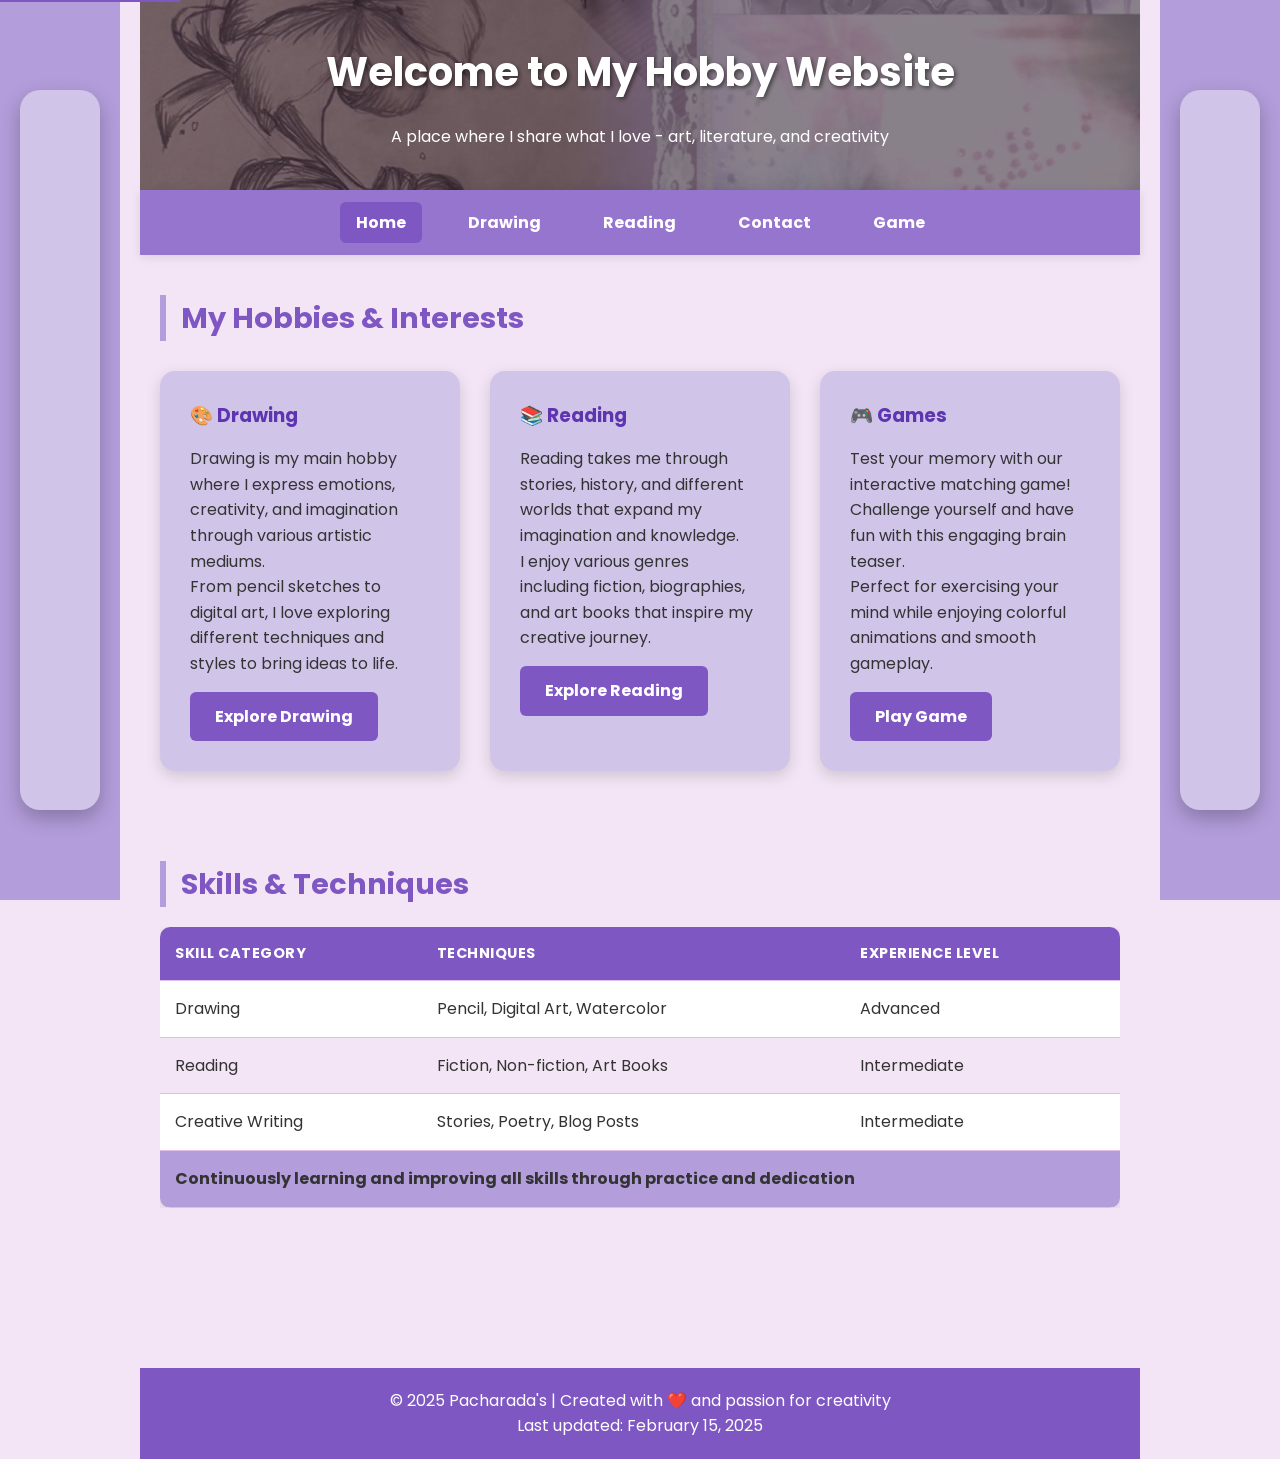
<file: index.html>
<!DOCTYPE html>
<html lang="en">
<head>
    <meta charset="UTF-8">
    <meta name="viewport" content="width=device-width, initial-scale=1.0">
    <meta name="description" content="Pacharada's hobby website featuring drawing, reading, and interactive games">
    <meta name="keywords" content="hobby, drawing, reading, art, creativity, games">
    <meta name="author" content="Pacharada">
    <title>My Hobby Website - Drawing, Reading & Games</title>
    <link rel="stylesheet" href="styles.css">
    <link rel="preconnect" href="https://fonts.googleapis.com">
    <link rel="preconnect" href="https://fonts.gstatic.com" crossorigin>
    <link href="https://fonts.googleapis.com/css2?family=Poppins:wght@300;400;600;700&display=swap" rel="stylesheet">
</head>
<body>

<a href="#main-content" class="skip-link">Skip to main content</a>

<!-- Side Decorations -->
<aside class="side left" aria-hidden="true">
    <div class="decor-box"></div>
</aside>
<aside class="side right" aria-hidden="true">
    <div class="decor-box"></div>
</aside>

<div class="main">
<header role="banner">
    <h1>Welcome to My Hobby Website</h1>
    <p>A place where I share what I love - art, literature, and creativity</p>
</header>

<nav role="navigation" aria-label="Main navigation">
    <a href="index.html" class="active" aria-current="page">Home</a>
    <a href="hobby.html">Drawing</a>
    <a href="hobby2.html">Reading</a>
    <a href="contact.html">Contact</a>
    <a href="game.html">Game</a>
</nav>

<main id="main-content" role="main">
    <section aria-labelledby="hobbies-heading">
        <h2 id="hobbies-heading">My Hobbies & Interests</h2>
        
        <div class="hobby-grid">
            <article class="card">
                <h3>🎨 Drawing</h3>
                <p>Drawing is my main hobby where I express emotions, creativity, and imagination through various artistic mediums.</p>
                <p>From pencil sketches to digital art, I love exploring different techniques and styles to bring ideas to life.</p>
                <a class="btn" href="hobby.html">Explore Drawing</a>
            </article>

            <article class="card">
                <h3>📚 Reading</h3>
                <p>Reading takes me through stories, history, and different worlds that expand my imagination and knowledge.</p>
                <p>I enjoy various genres including fiction, biographies, and art books that inspire my creative journey.</p>
                <a class="btn" href="hobby2.html">Explore Reading</a>
            </article>

            <article class="card">
                <h3>🎮 Games</h3>
                <p>Test your memory with our interactive matching game! Challenge yourself and have fun with this engaging brain teaser.</p>
                <p>Perfect for exercising your mind while enjoying colorful animations and smooth gameplay.</p>
                <a class="btn" href="game.html">Play Game</a>
            </article>
        </div>
    </section>

    <!-- <section aria-labelledby="featured-heading">
        <h2 id="featured-heading">Featured Works</h2>
        
        <div class="multimedia-container">
            <div class="media-item">
                <img src="/Img/img7.jpg" alt="Artistic background image with purple and blue tones" loading="lazy">
                <div class="media-caption">
                    <h3>Creative Background</h3>
                    <p>A beautiful blend of colors that inspires creativity and imagination in all my artistic endeavors.</p>
                </div>
            </div>
            
            <div class="media-item">
                <img src="/Img/minato.jpg" alt="Character artwork featuring Minato" loading="lazy">
                <div class="media-caption">
                    <h3>Character Art</h3>
                    <p>One of my favorite character designs showcasing attention to detail and emotional expression.</p>
                </div>
            </div>
        </div>
    </section> -->

    <section aria-labelledby="skills-heading">
        <h2 id="skills-heading">Skills & Techniques</h2>
        
        <div class="table-container">
            <table>
                <thead>
                    <tr>
                        <th scope="col">Skill Category</th>
                        <th scope="col">Techniques</th>
                        <th scope="col">Experience Level</th>
                    </tr>
                </thead>
                <tbody>
                    <tr>
                        <td>Drawing</td>
                        <td>Pencil, Digital Art, Watercolor</td>
                        <td>Advanced</td>
                    </tr>
                    <tr>
                        <td>Reading</td>
                        <td>Fiction, Non-fiction, Art Books</td>
                        <td>Intermediate</td>
                    </tr>
                    <tr>
                        <td>Creative Writing</td>
                        <td>Stories, Poetry, Blog Posts</td>
                        <td>Intermediate</td>
                    </tr>
                </tbody>
                <tfoot>
                    <tr>
                        <td colspan="3">Continuously learning and improving all skills through practice and dedication</td>
                    </tr>
                </tfoot>
            </table>
        </div>
    </section>
</main>

<footer role="contentinfo">
    <p>&copy; 2025 Pacharada's | Created with ❤️ and passion for creativity</p>
    <p>Last updated: <time datetime="2025-02-15">February 15, 2025</time></p>
</footer>
</div>

<script src="page-transitions.js"></script>
<script src="game.js"></script>
</body>
</html>
</file>
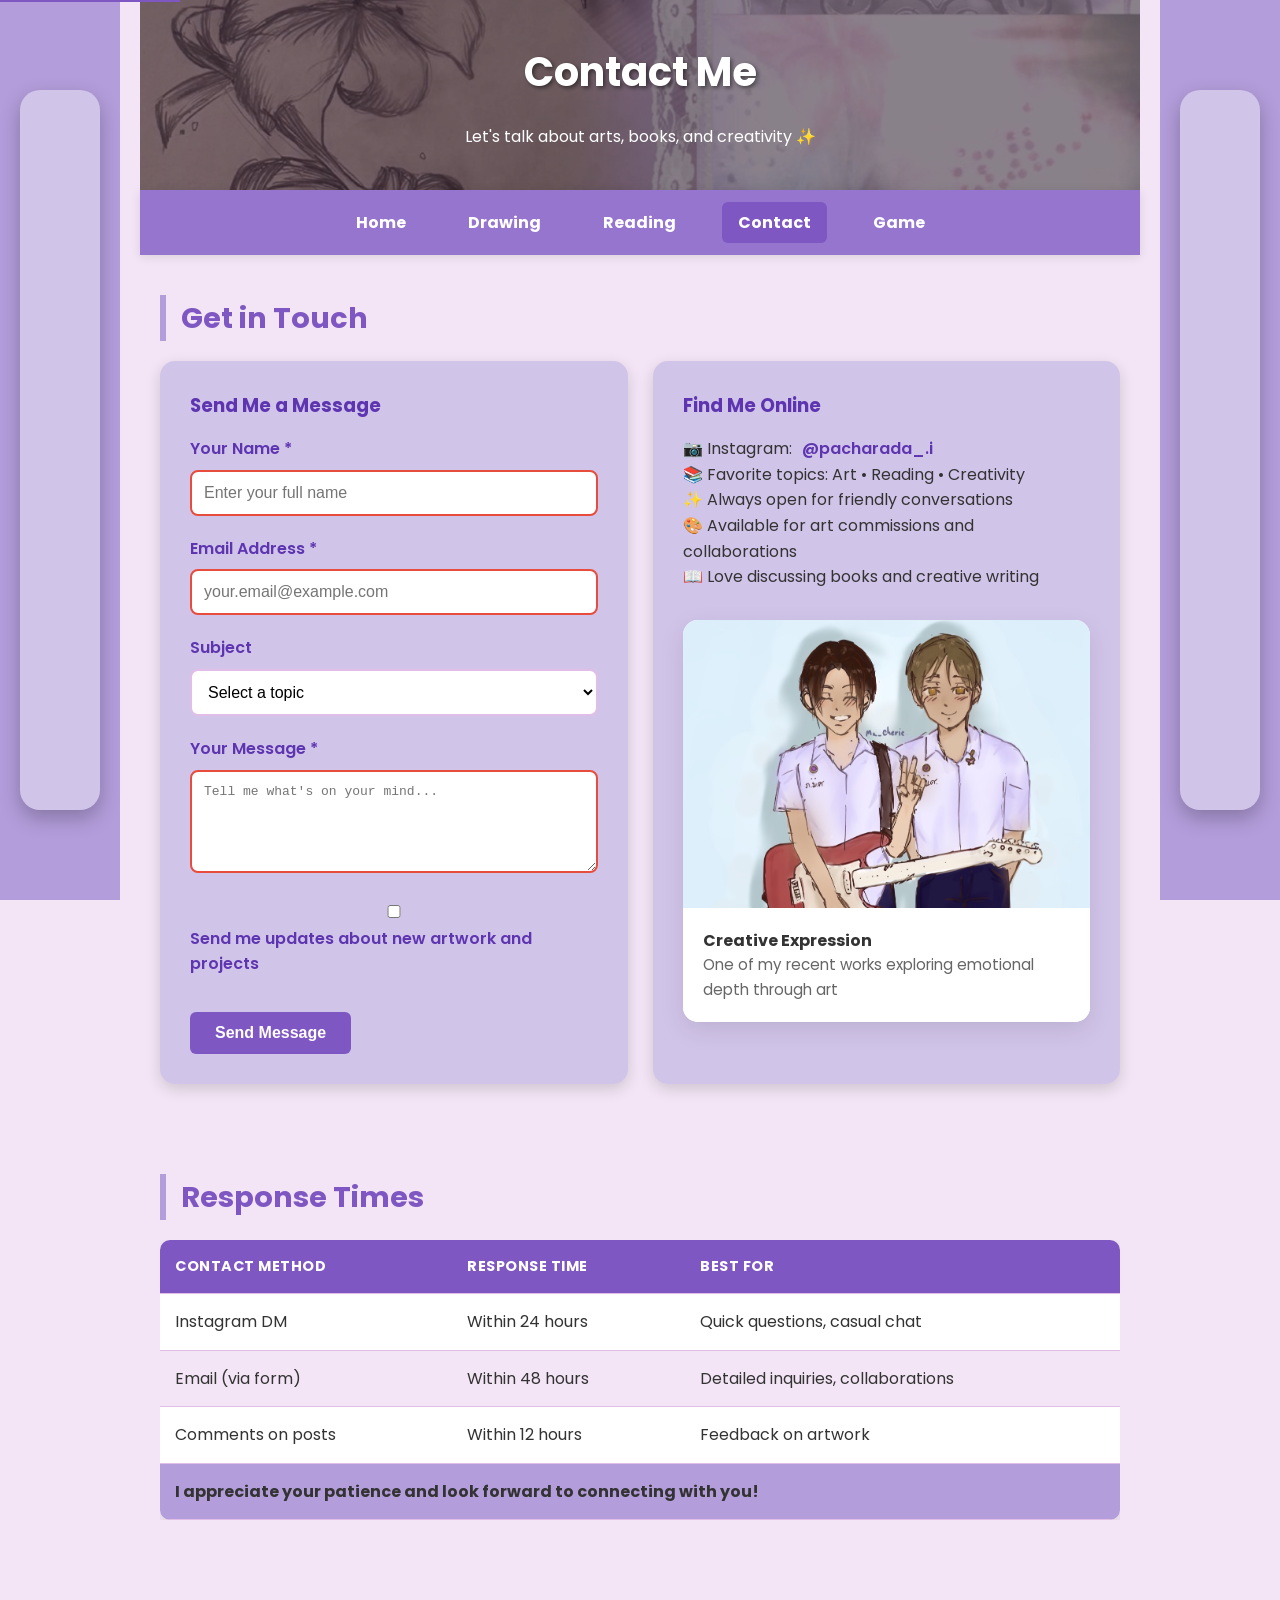
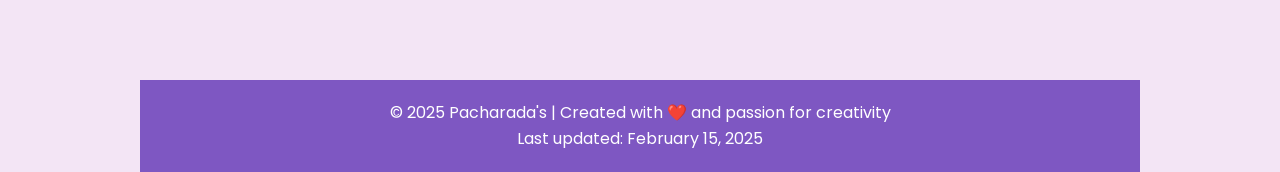
<file: contact.html>
<!DOCTYPE html>
<html lang="en">
<head>
    <meta charset="UTF-8">
    <meta name="viewport" content="width=device-width, initial-scale=1.0">
    <meta name="description" content="Contact Pacharada - Get in touch for discussions about art, reading, and creativity">
    <meta name="keywords" content="contact, art, reading, creativity, collaboration">
    <meta name="author" content="Pacharada">
    <title>Contact Me - Pacharada's Hobby Website</title>
    <link rel="stylesheet" href="styles.css">
    <link rel="preconnect" href="https://fonts.googleapis.com">
    <link rel="preconnect" href="https://fonts.gstatic.com" crossorigin>
    <link href="https://fonts.googleapis.com/css2?family=Poppins:wght@300;400;600;700&display=swap" rel="stylesheet">
</head>
<body>

<a href="#main-content" class="skip-link">Skip to main content</a>

<!-- Side Decorations -->
<aside class="side left" aria-hidden="true">
    <div class="decor-box"></div>
</aside>
<aside class="side right" aria-hidden="true">
    <div class="decor-box"></div>
</aside>

<div class="main">

<header role="banner">
    <h1>Contact Me</h1>
    <p>Let's talk about arts, books, and creativity ✨</p>
</header>

<nav role="navigation" aria-label="Main navigation">
    <a href="index.html">Home</a>
    <a href="hobby.html">Drawing</a>
    <a href="hobby2.html">Reading</a>
    <a href="contact.html" class="active" aria-current="page">Contact</a>
    <a href="game.html">Game</a>
</nav>

<main id="main-content" role="main">
    <section aria-labelledby="contact-heading">
        <h2 id="contact-heading">Get in Touch</h2>
        
        <div class="contact-grid">
            <article class="card">
                <h3>Send Me a Message</h3>
                <form id="contact-form" novalidate>
                    <div class="form-group">
                        <label for="name">Your Name *</label>
                        <input 
                            type="text" 
                            id="name" 
                            name="name" 
                            required 
                            placeholder="Enter your full name"
                            aria-describedby="name-error"
                            pattern="[A-Za-z\s]{2,50}"
                            title="Please enter a valid name (2-50 characters, letters only)"
                        >
                        <div id="name-error" class="error-message" role="alert"></div>
                    </div>
                    
                    <div class="form-group">
                        <label for="email">Email Address *</label>
                        <input 
                            type="email" 
                            id="email" 
                            name="email" 
                            required 
                            placeholder="your.email@example.com"
                            aria-describedby="email-error"
                            title="Please enter a valid email address"
                        >
                        <div id="email-error" class="error-message" role="alert"></div>
                    </div>
                    
                    <div class="form-group">
                        <label for="subject">Subject</label>
                        <select id="subject" name="subject" aria-describedby="subject-error">
                            <option value="">Select a topic</option>
                            <option value="art">Art & Drawing</option>
                            <option value="reading">Books & Reading</option>
                            <option value="collaboration">Collaboration</option>
                            <option value="general">General Inquiry</option>
                        </select>
                        <div id="subject-error" class="error-message" role="alert"></div>
                    </div>
                    
                    <div class="form-group">
                        <label for="message">Your Message *</label>
                        <textarea 
                            id="message" 
                            name="message" 
                            rows="5" 
                            required 
                            placeholder="Tell me what's on your mind..."
                            aria-describedby="message-error"
                            minlength="10"
                            maxlength="500"
                            title="Please enter a message between 10-500 characters"
                        ></textarea>
                        <div id="message-error" class="error-message" role="alert"></div>
                    </div>
                    
                    <div class="form-group">
                        <label for="newsletter">
                            <input type="checkbox" id="newsletter" name="newsletter">
                            Send me updates about new artwork and projects
                        </label>
                    </div>
                    
                    <button type="submit" class="btn">Send Message</button>
                </form>
            </article>

            <article class="card">
                <h3>Find Me Online</h3>
                <div class="contact-info">
                    <p>📷 Instagram: 
                        <a href="https://www.instagram.com/pacharada_.i" target="_blank" rel="noopener noreferrer" class="social-link">
                            @pacharada_.i
                        </a>
                    </p>
                    <p>📚 Favorite topics: Art • Reading • Creativity</p>
                    <p>✨ Always open for friendly conversations</p>
                    <p>🎨 Available for art commissions and collaborations</p>
                    <p>📖 Love discussing books and creative writing</p>
                </div>
                
                <div class="multimedia-container">
                    <div class="media-item">
                        <img src="/Img/tee-saitan.jpeg" alt="Artistic portrait showcasing creative expression" loading="lazy">
                        <div class="media-caption">
                            <h4>Creative Expression</h4>
                            <p>One of my recent works exploring emotional depth through art</p>
                        </div>
                    </div>
                </div>
            </article>
        </div>
    </section>

    <section aria-labelledby="response-heading">
        <h2 id="response-heading">Response Times</h2>
        
        <div class="table-container">
            <table>
                <thead>
                    <tr>
                        <th scope="col">Contact Method</th>
                        <th scope="col">Response Time</th>
                        <th scope="col">Best For</th>
                    </tr>
                </thead>
                <tbody>
                    <tr>
                        <td>Instagram DM</td>
                        <td>Within 24 hours</td>
                        <td>Quick questions, casual chat</td>
                    </tr>
                    <tr>
                        <td>Email (via form)</td>
                        <td>Within 48 hours</td>
                        <td>Detailed inquiries, collaborations</td>
                    </tr>
                    <tr>
                        <td>Comments on posts</td>
                        <td>Within 12 hours</td>
                        <td>Feedback on artwork</td>
                    </tr>
                </tbody>
                <tfoot>
                    <tr>
                        <td colspan="3">I appreciate your patience and look forward to connecting with you!</td>
                    </tr>
                </tfoot>
            </table>
        </div>
    </section>
</main>

<footer role="contentinfo">
    <p>&copy; 2025 Pacharada's | Created with ❤️ and passion for creativity</p>
    <p>Last updated: <time datetime="2025-02-15">February 15, 2025</time></p>
</footer>

</div>

<script>
// Form validation and interaction
document.getElementById('contact-form').addEventListener('submit', function(e) {
    e.preventDefault();
    
    // Clear previous errors
    document.querySelectorAll('.error-message').forEach(error => {
        error.textContent = '';
        error.style.display = 'none';
    });
    
    let isValid = true;
    
    // Validate name
    const name = document.getElementById('name');
    const nameError = document.getElementById('name-error');
    if (!name.value.trim() || name.value.length < 2) {
        nameError.textContent = 'Please enter your name (at least 2 characters)';
        nameError.style.display = 'block';
        isValid = false;
    } else if (!/^[A-Za-z\s]+$/.test(name.value)) {
        nameError.textContent = 'Name should only contain letters and spaces';
        nameError.style.display = 'block';
        isValid = false;
    }
    
    // Validate email
    const email = document.getElementById('email');
    const emailError = document.getElementById('email-error');
    const emailPattern = /^[^\s@]+@[^\s@]+\.[^\s@]+$/;
    if (!email.value.trim() || !emailPattern.test(email.value)) {
        emailError.textContent = 'Please enter a valid email address';
        emailError.style.display = 'block';
        isValid = false;
    }
    
    // Validate message
    const message = document.getElementById('message');
    const messageError = document.getElementById('message-error');
    if (!message.value.trim() || message.value.length < 10) {
        messageError.textContent = 'Please enter a message (at least 10 characters)';
        messageError.style.display = 'block';
        isValid = false;
    } else if (message.value.length > 500) {
        messageError.textContent = 'Message should be less than 500 characters';
        messageError.style.display = 'block';
        isValid = false;
    }
    
    if (isValid) {
        // Show success message
        const successMessage = document.createElement('div');
        successMessage.className = 'game-message success';
        successMessage.textContent = 'Thank you for your message! I\'ll get back to you soon.';
        successMessage.style.marginTop = '20px';
        
        const form = document.getElementById('contact-form');
        form.appendChild(successMessage);
        
        // Reset form after 3 seconds
        setTimeout(() => {
            form.reset();
            successMessage.remove();
        }, 3000);
    }
});

// Real-time validation feedback
document.getElementById('name').addEventListener('input', function() {
    const nameError = document.getElementById('name-error');
    if (this.value.length >= 2 && /^[A-Za-z\s]+$/.test(this.value)) {
        nameError.textContent = '';
        nameError.style.display = 'none';
    }
});

document.getElementById('email').addEventListener('input', function() {
    const emailError = document.getElementById('email-error');
    const emailPattern = /^[^\s@]+@[^\s@]+\.[^\s@]+$/;
    if (emailPattern.test(this.value)) {
        emailError.textContent = '';
        emailError.style.display = 'none';
    }
});

document.getElementById('message').addEventListener('input', function() {
    const messageError = document.getElementById('message-error');
    if (this.value.length >= 10 && this.value.length <= 500) {
        messageError.textContent = '';
        messageError.style.display = 'none';
    }
});
</script>

<script src="page-transitions.js"></script>

</body>
</html>
</file>
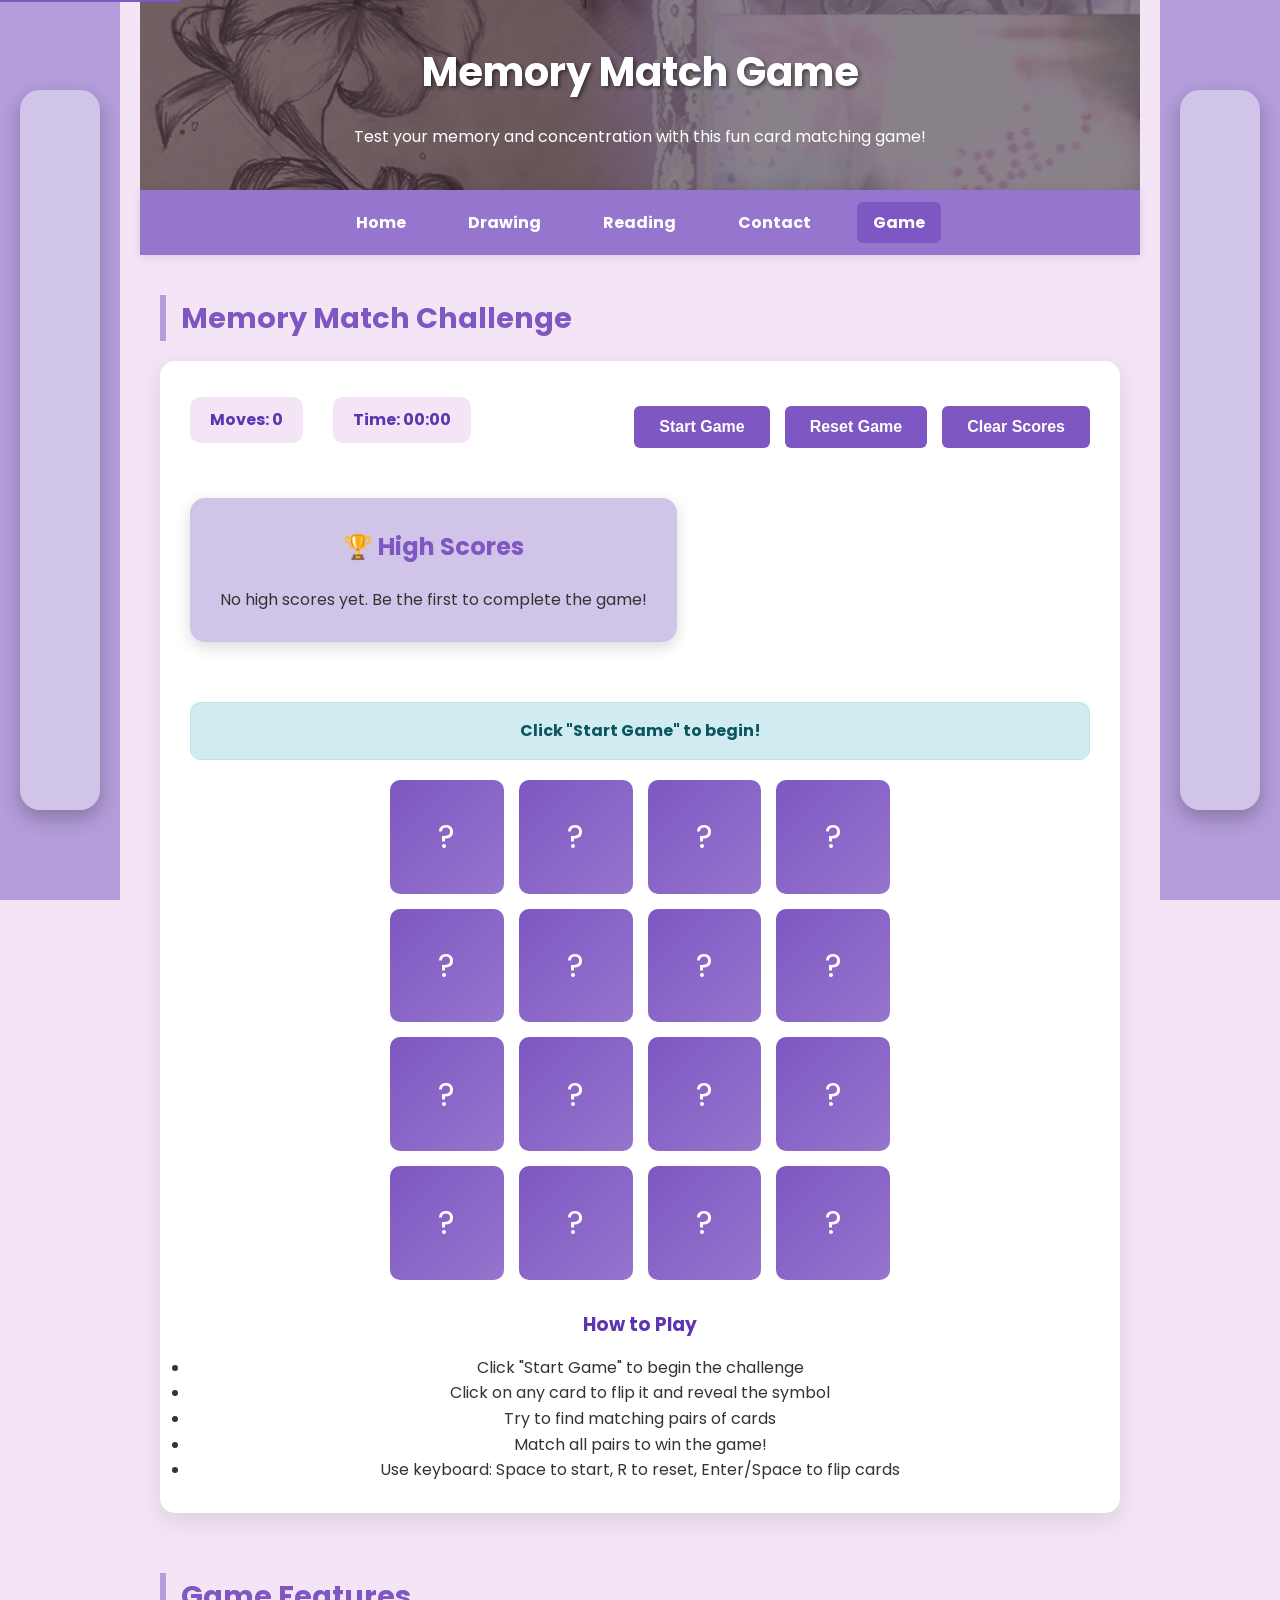
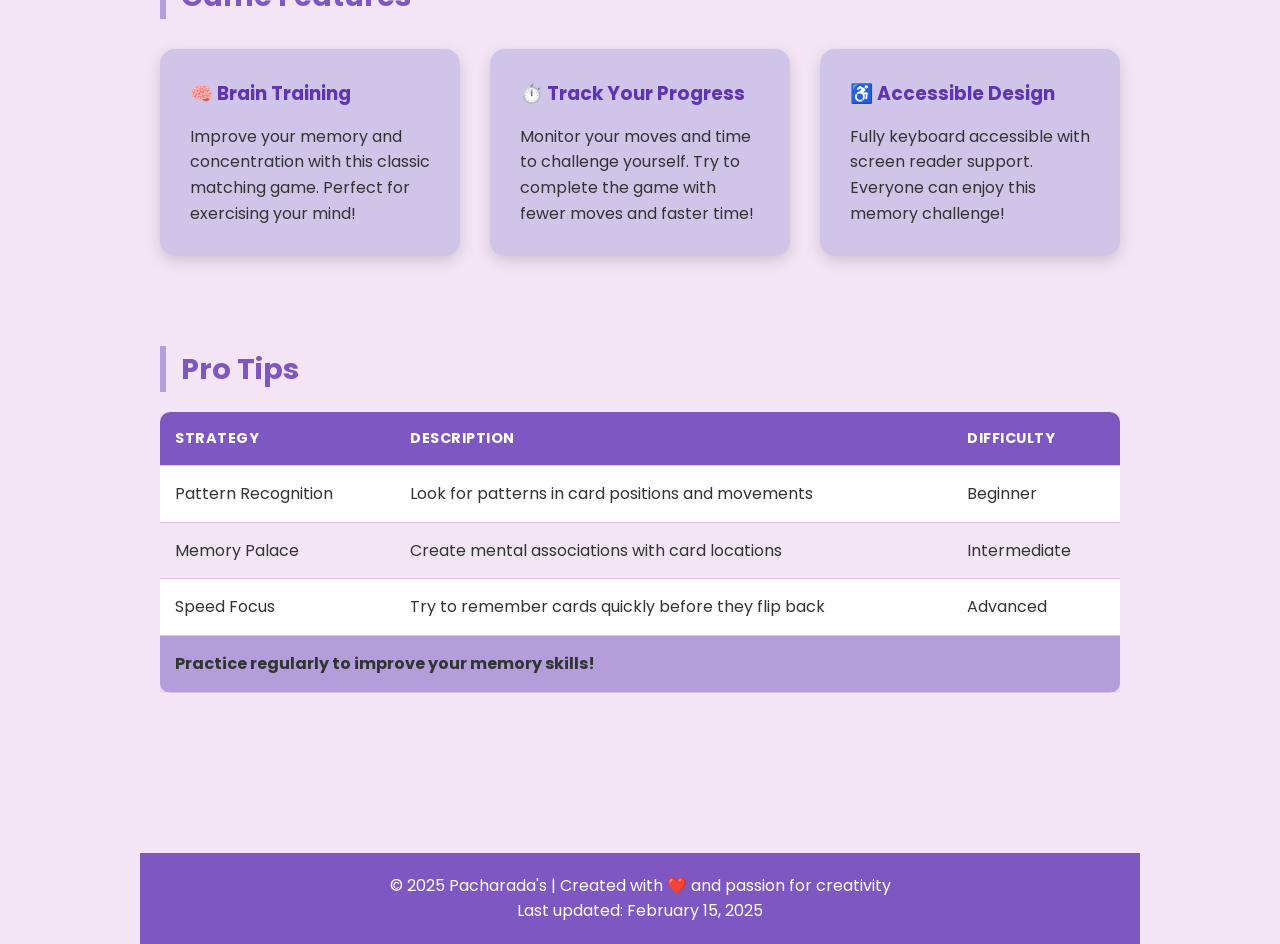
<file: game.html>
<!DOCTYPE html>
<html lang="en">
<head>
    <meta charset="UTF-8">
    <meta name="viewport" content="width=device-width, initial-scale=1.0">
    <meta name="description" content="Play Memory Match Game - Test your memory with this fun interactive card matching game">
    <meta name="keywords" content="memory game, card matching, brain game, puzzle, interactive game">
    <meta name="author" content="Pacharada">
    <title>Memory Match Game - Pacharada's Hobby Website</title>
    <link rel="stylesheet" href="styles.css">
    <link rel="preconnect" href="https://fonts.googleapis.com">
    <link rel="preconnect" href="https://fonts.gstatic.com" crossorigin>
    <link href="https://fonts.googleapis.com/css2?family=Poppins:wght@300;400;600;700&display=swap" rel="stylesheet">
</head>
<body>

<a href="#main-content" class="skip-link">Skip to main content</a>

<!-- Side Decorations -->
<aside class="side left" aria-hidden="true">
    <div class="decor-box"></div>
</aside>
<aside class="side right" aria-hidden="true">
    <div class="decor-box"></div>
</aside>

<div class="main">

<header role="banner">
    <h1>Memory Match Game</h1>
    <p>Test your memory and concentration with this fun card matching game!</p>
</header>

<nav role="navigation" aria-label="Main navigation">
    <a href="index.html">Home</a>
    <a href="hobby.html">Drawing</a>
    <a href="hobby2.html">Reading</a>
    <a href="contact.html">Contact</a>
    <a href="game.html" class="active" aria-current="page">Game</a>
</nav>

<main id="main-content" role="main">
    <section aria-labelledby="game-heading">
        <h2 id="game-heading">Memory Match Challenge</h2>
        
        <div class="game-container">
            <div class="game-header">
                <div class="game-stats">
                    <div class="stat-item">
                        <span>Moves: </span>
                        <span id="moves">0</span>
                    </div>
                    <div class="stat-item">
                        <span>Time: </span>
                        <span id="timer">00:00</span>
                    </div>
                </div>
                
                <div class="game-controls">
                    <button id="start-game" class="btn">Start Game</button>
                    <button id="reset-game" class="btn" disabled>Reset Game</button>
                    <button id="clear-scores" class="btn" onclick="memoryGame.clearHighScores()">Clear Scores</button>
                </div>
            </div>
            
            <div id="game-message" class="game-message" role="status" aria-live="polite" style="display: none;"></div>
            
            <div id="game-board" class="game-board" role="grid" aria-label="Memory game board">
                <!-- Game cards will be generated by JavaScript -->
            </div>
            
            <div class="game-instructions">
                <h3>How to Play</h3>
                <ul>
                    <li>Click "Start Game" to begin the challenge</li>
                    <li>Click on any card to flip it and reveal the symbol</li>
                    <li>Try to find matching pairs of cards</li>
                    <li>Match all pairs to win the game!</li>
                    <li>Use keyboard: Space to start, R to reset, Enter/Space to flip cards</li>
                </ul>
            </div>
        </div>
    </section>

    <section aria-labelledby="features-heading">
        <h2 id="features-heading">Game Features</h2>
        
        <div class="hobby-grid">
            <article class="card">
                <h3>🧠 Brain Training</h3>
                <p>Improve your memory and concentration with this classic matching game. Perfect for exercising your mind!</p>
            </article>
            
            <article class="card">
                <h3>⏱️ Track Your Progress</h3>
                <p>Monitor your moves and time to challenge yourself. Try to complete the game with fewer moves and faster time!</p>
            </article>
            
            <article class="card">
                <h3>♿ Accessible Design</h3>
                <p>Fully keyboard accessible with screen reader support. Everyone can enjoy this memory challenge!</p>
            </article>
        </div>
    </section>

    <section aria-labelledby="tips-heading">
        <h2 id="tips-heading">Pro Tips</h2>
        
        <div class="table-container">
            <table>
                <thead>
                    <tr>
                        <th scope="col">Strategy</th>
                        <th scope="col">Description</th>
                        <th scope="col">Difficulty</th>
                    </tr>
                </thead>
                <tbody>
                    <tr>
                        <td>Pattern Recognition</td>
                        <td>Look for patterns in card positions and movements</td>
                        <td>Beginner</td>
                    </tr>
                    <tr>
                        <td>Memory Palace</td>
                        <td>Create mental associations with card locations</td>
                        <td>Intermediate</td>
                    </tr>
                    <tr>
                        <td>Speed Focus</td>
                        <td>Try to remember cards quickly before they flip back</td>
                        <td>Advanced</td>
                    </tr>
                </tbody>
                <tfoot>
                    <tr>
                        <td colspan="3">Practice regularly to improve your memory skills!</td>
                    </tr>
                </tfoot>
            </table>
        </div>
    </section>


</main>

<footer role="contentinfo">
    <p>&copy; 2025 Pacharada's | Created with ❤️ and passion for creativity</p>
    <p>Last updated: <time datetime="2025-02-15">February 15, 2025</time></p>
</footer>

</div>

<script src="page-transitions.js"></script>
<script src="game.js"></script>

</body>
</html>
</file>
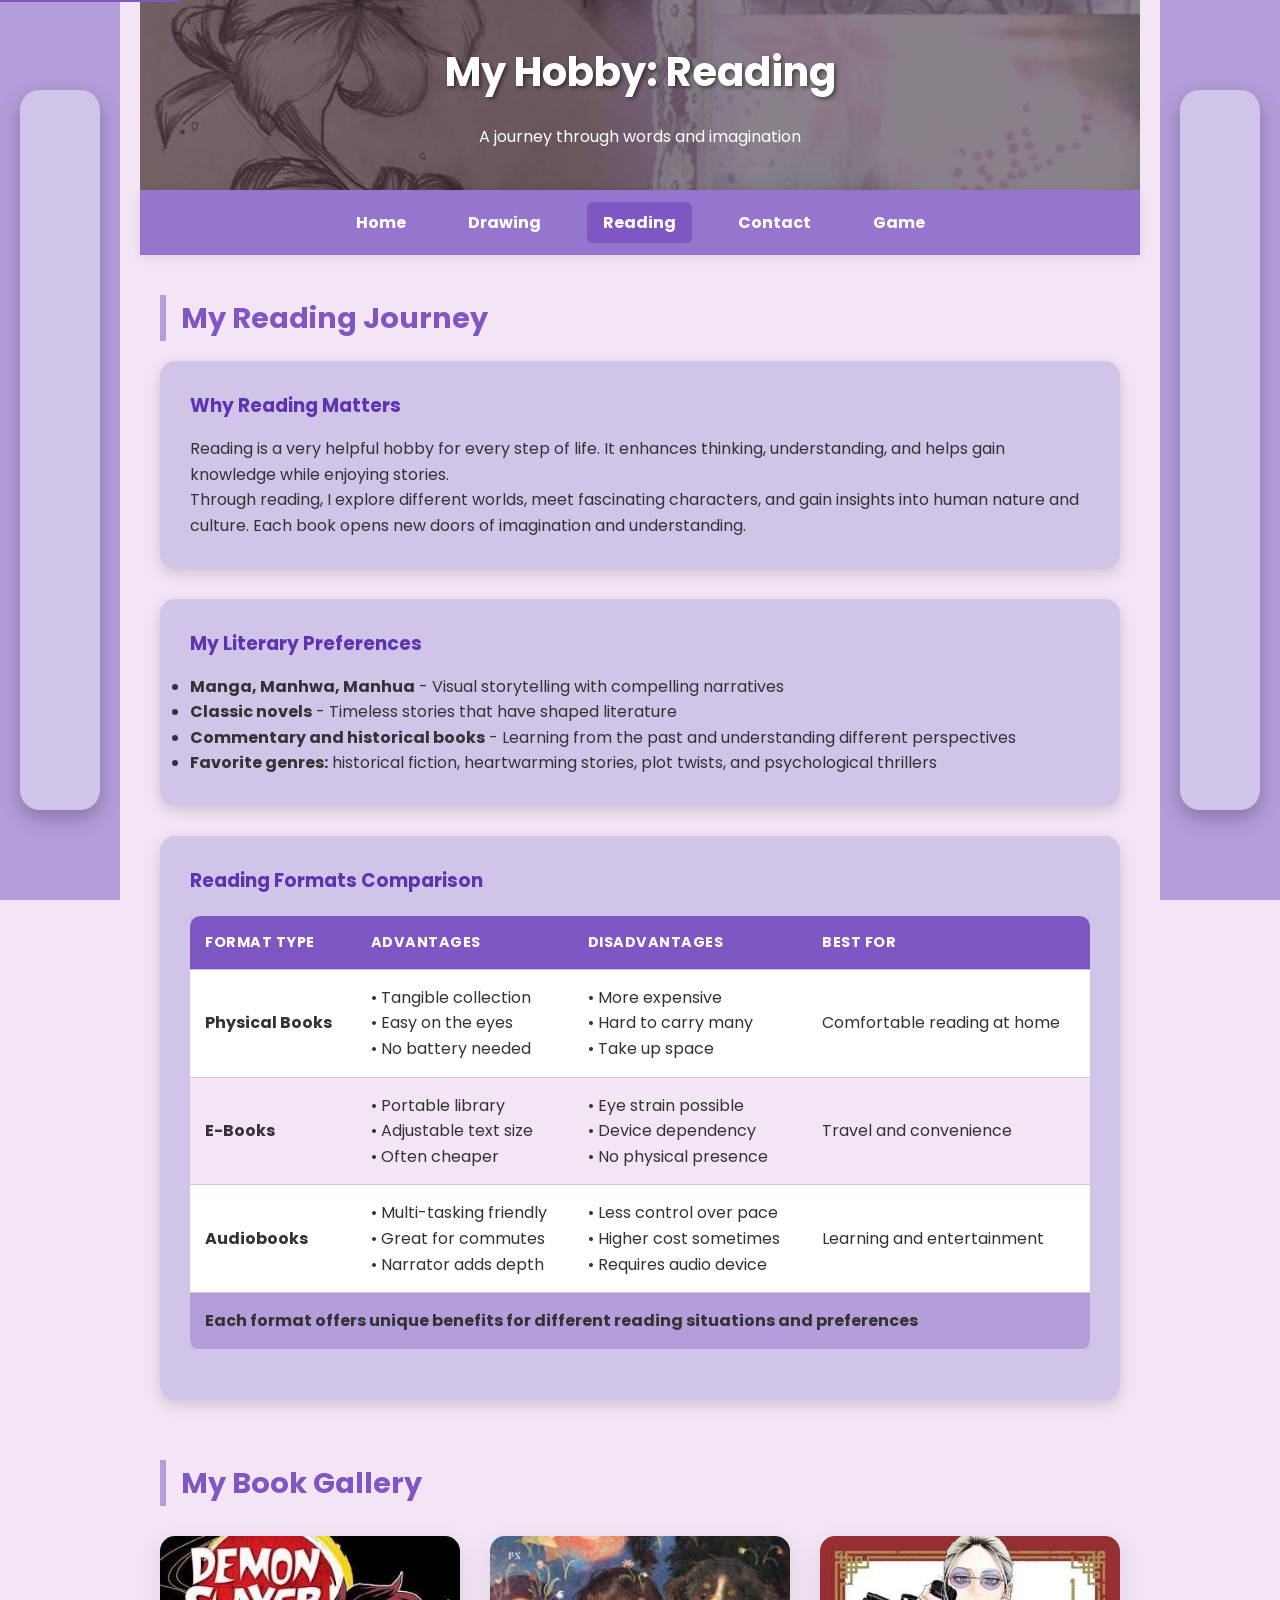
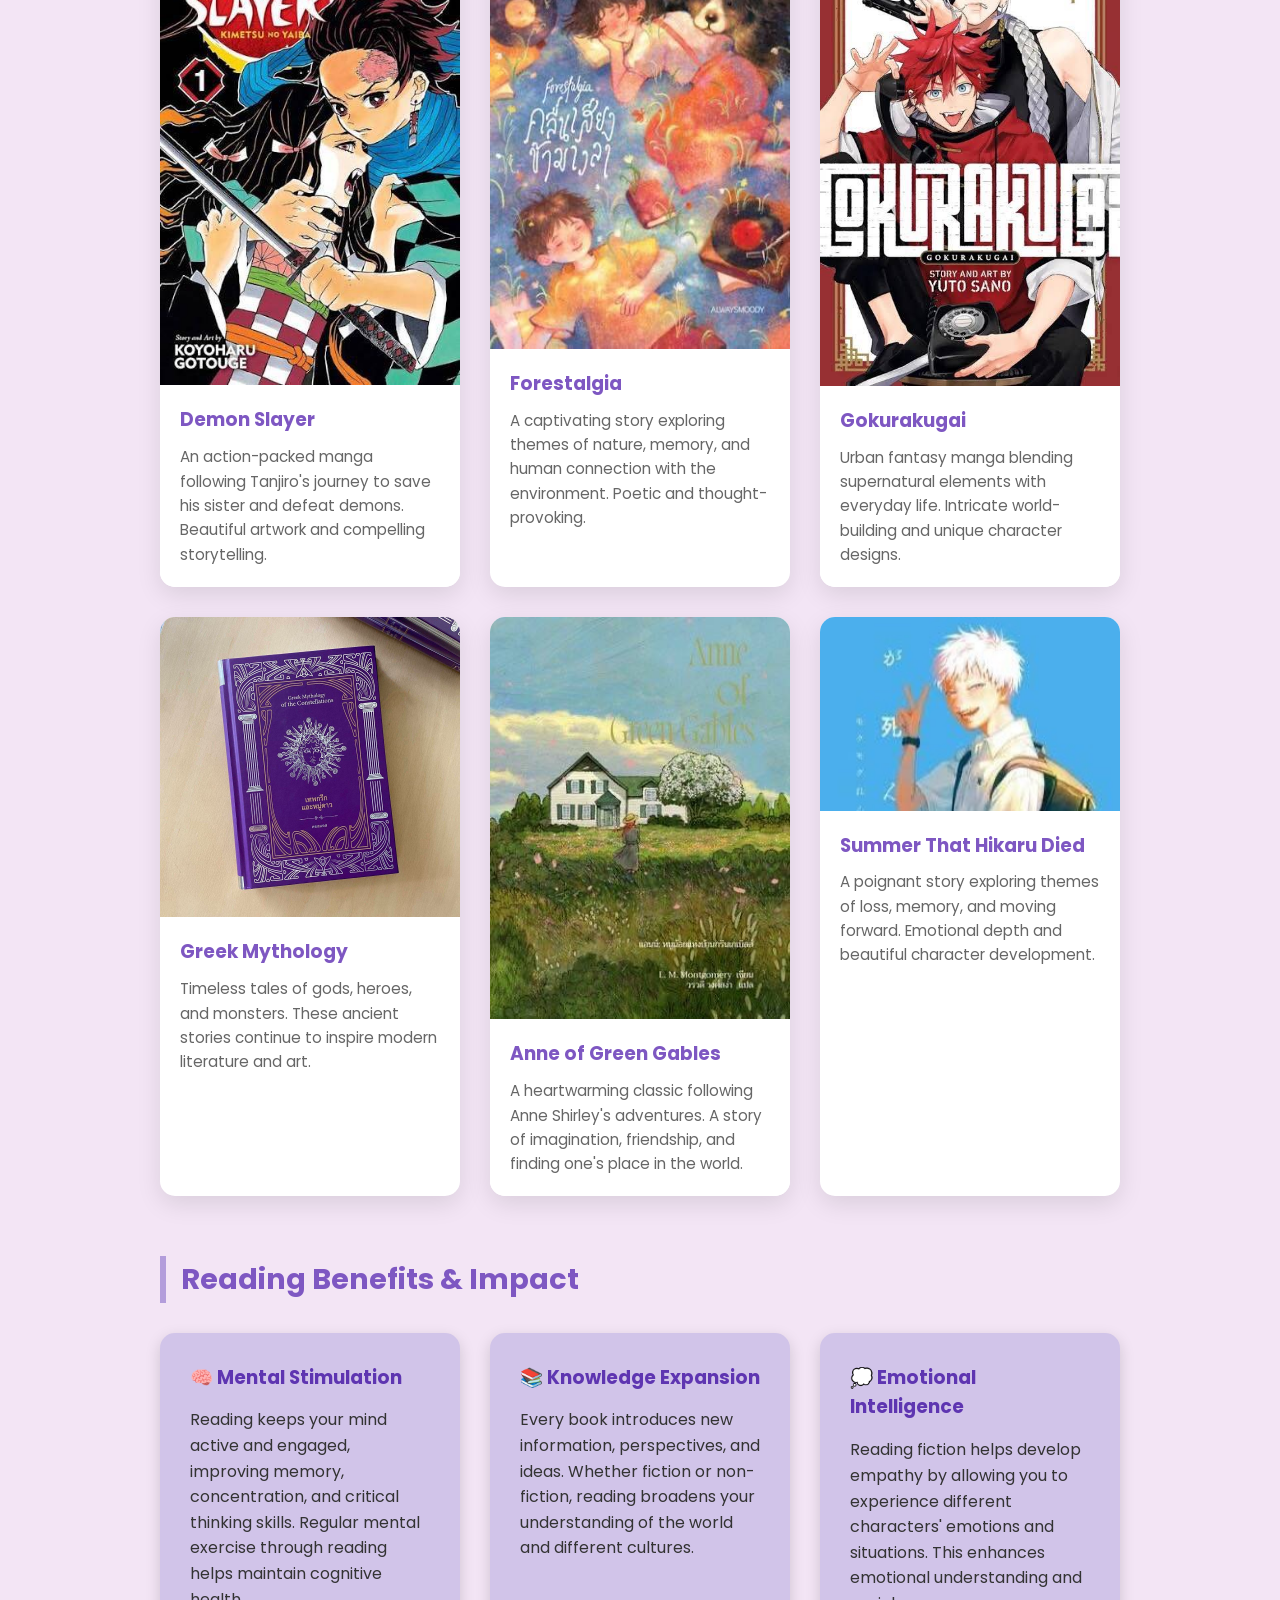
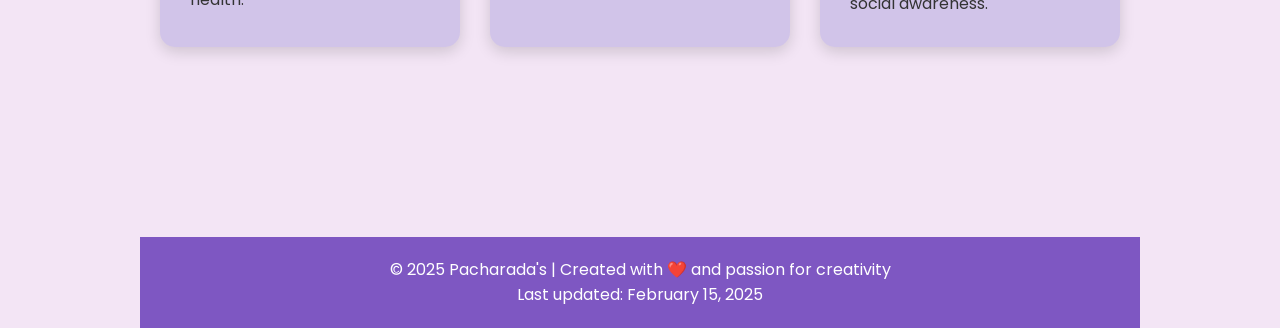
<file: hobby2.html>
<!DOCTYPE html>
<html lang="en">
<head>
    <meta charset="UTF-8">
    <meta name="viewport" content="width=device-width, initial-scale=1.0">
    <meta name="description" content="Reading Journey - Explore Pacharada's book collection and literary interests">
    <meta name="keywords" content="reading, books, manga, novels, literature, book reviews, reading hobby">
    <meta name="author" content="Pacharada">
    <title>Reading Journey - Pacharada's Hobby Website</title>
    <link rel="stylesheet" href="styles.css">
    <link rel="preconnect" href="https://fonts.googleapis.com">
    <link rel="preconnect" href="https://fonts.gstatic.com" crossorigin>
    <link href="https://fonts.googleapis.com/css2?family=Poppins:wght@300;400;600;700&display=swap" rel="stylesheet">
</head>
<body>

<a href="#main-content" class="skip-link">Skip to main content</a>

<!-- Side Decorations -->
<aside class="side left" aria-hidden="true">
    <div class="decor-box"></div>
</aside>
<aside class="side right" aria-hidden="true">
    <div class="decor-box"></div>
</aside>

<div class="main">

<header role="banner">
    <h1>My Hobby: Reading</h1>
    <p>A journey through words and imagination</p>
</header>

<nav role="navigation" aria-label="Main navigation">
    <a href="index.html">Home</a>
    <a href="hobby.html">Drawing</a>
    <a href="hobby2.html" class="active" aria-current="page">Reading</a>
    <a href="contact.html">Contact</a>
    <a href="game.html">Game</a>
</nav>

<main id="main-content" role="main">
    <section aria-labelledby="reading-heading">
        <h2 id="reading-heading">My Reading Journey</h2>
        
        <article class="card">
            <h3>Why Reading Matters</h3>
            <p>Reading is a very helpful hobby for every step of life. It enhances thinking, understanding, and helps gain knowledge while enjoying stories.</p>
            <p>Through reading, I explore different worlds, meet fascinating characters, and gain insights into human nature and culture. Each book opens new doors of imagination and understanding.</p>
        </article>

        <article class="card">
            <h3>My Literary Preferences</h3>
            <ul>
                <li><strong>Manga, Manhwa, Manhua</strong> - Visual storytelling with compelling narratives</li>
                <li><strong>Classic novels</strong> - Timeless stories that have shaped literature</li>
                <li><strong>Commentary and historical books</strong> - Learning from the past and understanding different perspectives</li>
                <li><strong>Favorite genres:</strong> historical fiction, heartwarming stories, plot twists, and psychological thrillers</li>
            </ul>
        </article>

        <article class="card">
            <h3>Reading Formats Comparison</h3>
            
            <div class="table-container">
                <table>
                    <thead>
                        <tr>
                            <th scope="col">Format Type</th>
                            <th scope="col">Advantages</th>
                            <th scope="col">Disadvantages</th>
                            <th scope="col">Best For</th>
                        </tr>
                    </thead>
                    <tbody>
                        <tr>
                            <td><strong>Physical Books</strong></td>
                            <td>• Tangible collection<br>• Easy on the eyes<br>• No battery needed</td>
                            <td>• More expensive<br>• Hard to carry many<br>• Take up space</td>
                            <td>Comfortable reading at home</td>
                        </tr>
                        <tr>
                            <td><strong>E-Books</strong></td>
                            <td>• Portable library<br>• Adjustable text size<br>• Often cheaper</td>
                            <td>• Eye strain possible<br>• Device dependency<br>• No physical presence</td>
                            <td>Travel and convenience</td>
                        </tr>
                        <tr>
                            <td><strong>Audiobooks</strong></td>
                            <td>• Multi-tasking friendly<br>• Great for commutes<br>• Narrator adds depth</td>
                            <td>• Less control over pace<br>• Higher cost sometimes<br>• Requires audio device</td>
                            <td>Learning and entertainment</td>
                        </tr>
                    </tbody>
                    <tfoot>
                        <tr>
                            <td colspan="4">Each format offers unique benefits for different reading situations and preferences</td>
                        </tr>
                    </tfoot>
                </table>
            </div>
        </article>
    </section>

    <section aria-labelledby="gallery-heading">
        <h2 id="gallery-heading">My Book Gallery</h2>
        
        <div class="multimedia-container">
            <div class="media-item">
                <img src="/Img/img1.jpg" alt="Demon Slayer manga cover featuring Tanjiro" loading="lazy">
                <div class="media-caption">
                    <h3>Demon Slayer</h3>
                    <p>An action-packed manga following Tanjiro's journey to save his sister and defeat demons. Beautiful artwork and compelling storytelling.</p>
                </div>
            </div>
            
            <div class="media-item">
                <img src="/Img/img2.jpg" alt="Forestalgia book cover with nature theme" loading="lazy">
                <div class="media-caption">
                    <h3>Forestalgia</h3>
                    <p>A captivating story exploring themes of nature, memory, and human connection with the environment. Poetic and thought-provoking.</p>
                </div>
            </div>
            
            <div class="media-item">
                <img src="/Img/img3.jpg" alt="Gokurakugai manga cover with urban fantasy elements" loading="lazy">
                <div class="media-caption">
                    <h3>Gokurakugai</h3>
                    <p>Urban fantasy manga blending supernatural elements with everyday life. Intricate world-building and unique character designs.</p>
                </div>
            </div>
            
            <div class="media-item">
                <img src="/Img/img4.jpg" alt="Greek Mythology book with classical artwork" loading="lazy">
                <div class="media-caption">
                    <h3>Greek Mythology</h3>
                    <p>Timeless tales of gods, heroes, and monsters. These ancient stories continue to inspire modern literature and art.</p>
                </div>
            </div>
            
            <div class="media-item">
                <img src="/Img/img5.jpg" alt="Anne of Green Gables classic novel cover" loading="lazy">
                <div class="media-caption">
                    <h3>Anne of Green Gables</h3>
                    <p>A heartwarming classic following Anne Shirley's adventures. A story of imagination, friendship, and finding one's place in the world.</p>
                </div>
            </div>
            
            <div class="media-item">
                <img src="/Img/img6.jpg" alt="Summer That Hikaru Died book cover" loading="lazy">
                <div class="media-caption">
                    <h3>Summer That Hikaru Died</h3>
                    <p>A poignant story exploring themes of loss, memory, and moving forward. Emotional depth and beautiful character development.</p>
                </div>
            </div>
        </div>
    </section>

    <section aria-labelledby="benefits-heading">
        <h2 id="benefits-heading">Reading Benefits & Impact</h2>
        
        <div class="hobby-grid">
            <article class="card">
                <h3>🧠 Mental Stimulation</h3>
                <p>Reading keeps your mind active and engaged, improving memory, concentration, and critical thinking skills. Regular mental exercise through reading helps maintain cognitive health.</p>
            </article>
            
            <article class="card">
                <h3>📚 Knowledge Expansion</h3>
                <p>Every book introduces new information, perspectives, and ideas. Whether fiction or non-fiction, reading broadens your understanding of the world and different cultures.</p>
            </article>
            
            <article class="card">
                <h3>💭 Emotional Intelligence</h3>
                <p>Reading fiction helps develop empathy by allowing you to experience different characters' emotions and situations. This enhances emotional understanding and social awareness.</p>
            </article>
        </div>
    </section>
</main>

<footer role="contentinfo">
    <p>&copy; 2025 Pacharada's | Created with ❤️ and passion for creativity</p>
    <p>Last updated: <time datetime="2025-02-15">February 15, 2025</time></p>
</footer>

</div>

<script src="page-transitions.js"></script>

</body>
</html>
</file>
<file: styles.css>
/* ===== RESET & BASE STYLES ===== */
* {
    margin: 0;
    padding: 0;
    box-sizing: border-box;
}

body {
    font-family: "Poppins", sans-serif;
    background: #F3E5F5;
    color: #333;
    line-height: 1.6;
}

/* ===== ACCESSIBILITY ===== */
/* Focus styles for keyboard navigation */
*:focus {
    outline: 3px solid #7E57C2;
    outline-offset: 2px;
}

/* Skip to content link for screen readers */
.skip-link {
    position: absolute;
    top: -40px;
    left: 0;
    background: #7E57C2;
    color: white;
    padding: 8px;
    text-decoration: none;
    z-index: 1000;
}

.skip-link:focus {
    top: 0;
}

/* ===== SIDE DECORATIONS ===== */
.side {
    position: fixed;
    top: 0;
    width: 120px;
    height: 100vh;
    background: #B39DDB;
    display: flex;
    justify-content: center;
    align-items: center;
    z-index: 1;
}

.side.left { left: 0; }
.side.right { right: 0; }

.side .decor-box {
    width: 80px;
    height: 80%;
    background: #D1C4E9;
    border-radius: 20px;
    box-shadow: 0 8px 20px rgba(0,0,0,0.25);
    animation: float 4s ease-in-out infinite;
}

@keyframes float {
    0%, 100% { transform: translateY(0); }
    50% { transform: translateY(-15px); }
}

/* ===== MAIN LAYOUT ===== */
.main {
    margin: 0 140px;
    min-height: 100vh;
}

/* ===== HEADER ===== */
header {
    background: url("/Img/img7.jpg") center/cover no-repeat;
    color: white;
    padding: 2.5em 0;
    text-align: center;
    position: relative;
}

header::before {
    content: '';
    position: absolute;
    top: 0;
    left: 0;
    right: 0;
    bottom: 0;
    background: rgba(0,0,0,0.4);
    z-index: 1;
}

header h1, header p {
    position: relative;
    z-index: 2;
}

header h1 {
    font-size: 2.5em;
    margin-bottom: 0.5em;
    text-shadow: 2px 2px 4px rgba(0,0,0,0.5);
}

/* ===== NAVIGATION ===== */
nav {
    background: #9575CD;
    display: flex;
    justify-content: center;
    gap: 30px;
    padding: 12px 0;
    position: sticky;
    top: 0;
    z-index: 100;
    box-shadow: 0 2px 10px rgba(0,0,0,0.1);
}

nav a {
    color: white;
    text-decoration: none;
    font-weight: bold;
    padding: 8px 16px;
    border-radius: 6px;
    transition: all 0.3s ease;
}

nav a:hover, nav a:focus {
    background: rgba(255,255,255,0.2);
    transform: translateY(-2px);
}

nav a.active {
    background: #7E57C2;
}

/* ===== MAIN CONTENT ===== */
main {
    max-width: 1000px;
    margin: 0 auto;
    padding: 40px 20px;
}

section {
    margin-bottom: 60px;
}

/* ===== CARDS ===== */
.card {
    background: #D1C4E9;
    border-radius: 15px;
    padding: 30px;
    margin-bottom: 30px;
    box-shadow: 0 5px 15px rgba(0,0,0,0.15);
    transition: transform 0.35s ease, box-shadow 0.35s ease;
}

.card:hover {
    transform: translateY(-6px);
    box-shadow: 0 12px 28px rgba(94,53,177,0.4);
}

/* ===== BUTTONS ===== */
.btn {
    display: inline-block;
    margin-top: 15px;
    padding: 12px 25px;
    background: #7E57C2;
    color: white;
    text-decoration: none;
    border-radius: 6px;
    font-weight: bold;
    transition: all 0.3s ease;
    border: none;
    cursor: pointer;
    font-size: 1em;
}

.btn:hover, .btn:focus {
    background: #9575CD;
    transform: scale(1.08);
    box-shadow: 0 10px 25px rgba(126,87,194,0.5);
}

/* ===== TABLES ===== */
.table-container {
    overflow-x: auto;
    margin: 20px 0;
}

table {
    width: 100%;
    border-collapse: collapse;
    background: white;
    border-radius: 10px;
    overflow: hidden;
    box-shadow: 0 4px 15px rgba(0,0,0,0.1);
}

thead {
    background: #7E57C2;
    color: white;
}

th, td {
    padding: 15px;
    text-align: left;
    border-bottom: 1px solid #E1BEE7;
}

th {
    font-weight: bold;
    text-transform: uppercase;
    font-size: 0.9em;
    letter-spacing: 0.5px;
}

tbody tr:nth-child(even) {
    background: #F3E5F5;
}

tbody tr:hover {
    background: #E1BEE7;
    transform: scale(1.01);
    transition: all 0.2s ease;
}

tfoot {
    background: #B39DDB;
    font-weight: bold;
}

/* ===== FORMS ===== */
.form-group {
    margin-bottom: 20px;
}

label {
    display: block;
    margin-bottom: 8px;
    font-weight: 600;
    color: #5E35B1;
}

input, textarea, select {
    width: 100%;
    padding: 12px;
    border: 2px solid #E1BEE7;
    border-radius: 8px;
    font-size: 1em;
    transition: all 0.3s ease;
    background: white;
}

input:hover, textarea:hover, select:hover {
    border-color: #B39DDB;
    transform: translateY(-2px);
    box-shadow: 0 4px 12px rgba(94,53,177,0.15);
}

input:focus, textarea:focus, select:focus {
    border-color: #7E57C2;
    box-shadow: 0 0 0 3px rgba(126,87,194,0.1);
}

input:invalid, textarea:invalid {
    border-color: #e74c3c;
}

input:valid, textarea:valid {
    border-color: #27ae60;
}

.error-message {
    color: #e74c3c;
    font-size: 0.9em;
    margin-top: 5px;
    display: none;
}

/* ===== MULTIMEDIA ===== */
.multimedia-container {
    display: grid;
    grid-template-columns: repeat(auto-fit, minmax(300px, 1fr));
    gap: 30px;
    margin: 30px 0;
}

.media-item {
    background: white;
    border-radius: 15px;
    overflow: hidden;
    box-shadow: 0 8px 25px rgba(0,0,0,0.1);
    transition: transform 0.3s ease;
}

.media-item:hover {
    transform: translateY(-8px);
}

.media-item img, .media-item video, .media-item audio {
    width: 100%;
    height: auto;
    display: block;
}

.media-caption {
    padding: 20px;
    background: white;
}

.media-caption h3 {
    color: #7E57C2;
    margin-bottom: 10px;
}

.media-caption p {
    color: #666;
    font-size: 0.95em;
}

/* ===== GAME STYLES ===== */
.game-container {
    background: white;
    border-radius: 15px;
    padding: 30px;
    box-shadow: 0 8px 25px rgba(0,0,0,0.1);
    text-align: center;
}

.game-header {
    display: flex;
    justify-content: space-between;
    align-items: center;
    margin-bottom: 30px;
    flex-wrap: wrap;
    gap: 20px;
}

.game-stats {
    display: flex;
    gap: 30px;
    align-items: center;
}

.stat-item {
    background: #F3E5F5;
    padding: 10px 20px;
    border-radius: 10px;
    font-weight: bold;
    color: #5E35B1;
}

.game-board {
    display: grid;
    grid-template-columns: repeat(4, 1fr);
    gap: 15px;
    max-width: 500px;
    margin: 0 auto 30px;
}

.memory-card {
    aspect-ratio: 1;
    background: linear-gradient(135deg, #7E57C2, #9575CD);
    border-radius: 10px;
    cursor: pointer;
    display: flex;
    align-items: center;
    justify-content: center;
    font-size: 2em;
    color: white;
    transition: all 0.3s ease;
    position: relative;
    transform-style: preserve-3d;
}

.memory-card:hover {
    transform: scale(1.05);
}

.memory-card.flipped {
    transform: rotateY(180deg);
}

.memory-card.matched {
    background: linear-gradient(135deg, #4CAF50, #66BB6A);
    animation: matchPulse 0.6s ease;
}

@keyframes matchPulse {
    0% { transform: scale(1); }
    50% { transform: scale(1.1); }
    100% { transform: scale(1); }
}

.card-front, .card-back {
    position: absolute;
    width: 100%;
    height: 100%;
    display: flex;
    align-items: center;
    justify-content: center;
    backface-visibility: hidden;
    border-radius: 10px;
}

.card-back {
    transform: rotateY(180deg);
    background: white;
    color: #333;
}

.game-controls {
    display: flex;
    gap: 15px;
    justify-content: center;
    flex-wrap: wrap;
}

.game-message {
    margin: 20px 0;
    padding: 15px;
    border-radius: 10px;
    font-weight: bold;
    transition: all 0.3s ease;
}

.game-message.success {
    background: #d4edda;
    color: #155724;
    border: 1px solid #c3e6cb;
}

.game-message.info {
    background: #d1ecf1;
    color: #0c5460;
    border: 1px solid #bee5eb;
}

/* ===== HIGH SCORES ===== */
#high-scores {
    margin-top: 30px;
    text-align: center;
}

#high-scores h3 {
    color: #7E57C2;
    margin-bottom: 20px;
    font-size: 1.5em;
}

.scores-list {
    display: flex;
    flex-direction: column;
    gap: 10px;
    max-width: 400px;
    margin: 0 auto;
}

.score-item {
    display: flex;
    justify-content: space-between;
    align-items: center;
    padding: 12px 15px;
    background: #F3E5F5;
    border-radius: 8px;
    border: 2px solid #E1BEE7;
    transition: all 0.3s ease;
}

.score-item:hover {
    background: #E1BEE7;
    transform: translateY(-2px);
    box-shadow: 0 4px 12px rgba(94,53,177,0.15);
}

.score-item:first-child {
    background: linear-gradient(135deg, #FFD700, #FFA500);
    color: white;
    border-color: #FFD700;
    font-weight: bold;
}

.score-item:nth-child(2) {
    background: linear-gradient(135deg, #C0C0C0, #808080);
    color: white;
    border-color: #C0C0C0;
    font-weight: bold;
}

.score-item:nth-child(3) {
    background: linear-gradient(135deg, #CD7F32, #8B4513);
    color: white;
    border-color: #CD7F32;
    font-weight: bold;
}

.rank {
    font-weight: bold;
    min-width: 30px;
    color: #7E57C2;
}

.score-item:first-child .rank,
.score-item:nth-child(2) .rank,
.score-item:nth-child(3) .rank {
    color: white;
}

.score-details {
    flex: 1;
    text-align: center;
    font-weight: 600;
}

.score-date {
    font-size: 0.85em;
    color: #666;
    min-width: 80px;
    text-align: right;
}

.score-item:first-child .score-date,
.score-item:nth-child(2) .score-date,
.score-item:nth-child(3) .score-date {
    color: rgba(255,255,255,0.8);
}

/* ===== GRID LAYOUTS ===== */
.contact-grid {
    display: grid;
    grid-template-columns: repeat(auto-fit, minmax(280px, 1fr));
    gap: 25px;
}

.hobby-grid {
    display: grid;
    grid-template-columns: repeat(auto-fit, minmax(250px, 1fr));
    gap: 30px;
    margin: 30px 0;
}

/* ===== FOOTER ===== */
footer {
    background: #7E57C2;
    color: white;
    text-align: center;
    padding: 20px;
    margin-top: 60px;
}

/* ===== RESPONSIVE DESIGN ===== */
@media (max-width: 768px) {
    .side {
        width: 60px;
    }
    
    .side .decor-box {
        width: 40px;
    }
    
    .main {
        margin: 0 80px;
    }
    
    header h1 {
        font-size: 2em;
    }
    
    nav {
        flex-wrap: wrap;
        gap: 10px;
        padding: 10px;
    }
    
    nav a {
        padding: 6px 12px;
        font-size: 0.9em;
    }
    
    .game-board {
        grid-template-columns: repeat(3, 1fr);
        gap: 10px;
        max-width: 350px;
    }
    
    .memory-card {
        font-size: 1.5em;
    }
    
    .game-header {
        justify-content: center;
        text-align: center;
    }
    
    .game-stats {
        flex-direction: column;
        gap: 10px;
    }
    
    .scores-list {
        max-width: 280px;
    }
    
    .score-item {
        padding: 10px 12px;
        font-size: 0.9em;
    }
    
    .score-date {
        display: none;
    }
}

@media (max-width: 480px) {
    .side {
        display: none;
    }
    
    .main {
        margin: 0;
    }
    
    header {
        padding: 1.5em 0;
    }
    
    header h1 {
        font-size: 1.5em;
    }
    
    main {
        padding: 20px 15px;
    }
    
    .card {
        padding: 20px;
    }
    
    .game-board {
        grid-template-columns: repeat(3, 1fr);
        gap: 8px;
        max-width: 280px;
    }
    
    .memory-card {
        font-size: 1.2em;
    }
    
    .multimedia-container {
        grid-template-columns: 1fr;
    }
}

/* ===== SOCIAL LINKS ===== */
.social-link {
    display: inline-block;
    margin-left: 6px;
    color: #5E35B1;
    font-weight: 600;
    text-decoration: none;
    transition: all 0.3s ease;
}

.social-link:hover, .social-link:focus {
    color: #311B92;
    transform: scale(1.08);
    text-decoration: underline;
}

/* ===== HEADINGS ===== */
h2 {
    color: #7E57C2;
    border-left: 6px solid #B39DDB;
    padding-left: 15px;
    margin-bottom: 20px;
    font-size: 1.8em;
}

h3 {
    color: #5E35B1;
    margin-bottom: 15px;
}

/* ===== UTILITY CLASSES ===== */
.text-center { text-align: center; }
.text-left { text-align: left; }
.text-right { text-align: right; }

.mb-20 { margin-bottom: 20px; }
.mb-30 { margin-bottom: 30px; }
.mt-20 { margin-top: 20px; }
.mt-30 { margin-top: 30px; }

.hidden { display: none; }
.visible { display: block; }

/* ===== ANIMATIONS ===== */
@keyframes fadeIn {
    from { opacity: 0; transform: translateY(20px); }
    to { opacity: 1; transform: translateY(0); }
}

@keyframes pageFadeIn {
    from { opacity: 0; }
    to { opacity: 1; }
}

@keyframes slideInFromLeft {
    from { opacity: 0; transform: translateX(-30px); }
    to { opacity: 1; transform: translateX(0); }
}

@keyframes slideInFromRight {
    from { opacity: 0; transform: translateX(30px); }
    to { opacity: 1; transform: translateX(0); }
}

@keyframes slideInFromTop {
    from { opacity: 0; transform: translateY(-30px); }
    to { opacity: 1; transform: translateY(0); }
}

@keyframes slideInFromBottom {
    from { opacity: 0; transform: translateY(30px); }
    to { opacity: 1; transform: translateY(0); }
}

/* Page transition animations */
.page-transition {
    animation: pageFadeIn 0.6s ease-in-out;
}

.fade-in {
    animation: fadeIn 0.6s ease forwards;
}

.slide-in-left {
    animation: slideInFromLeft 0.8s ease forwards;
}

.slide-in-right {
    animation: slideInFromRight 0.8s ease forwards;
}

.slide-in-top {
    animation: slideInFromTop 0.8s ease forwards;
}

.slide-in-bottom {
    animation: slideInFromBottom 0.8s ease forwards;
}

/* Staggered animations for multiple elements */
.stagger-animation > * {
    opacity: 0;
    animation: fadeIn 0.6s ease forwards;
}

.stagger-animation > *:nth-child(1) { animation-delay: 0.1s; }
.stagger-animation > *:nth-child(2) { animation-delay: 0.2s; }
.stagger-animation > *:nth-child(3) { animation-delay: 0.3s; }
.stagger-animation > *:nth-child(4) { animation-delay: 0.4s; }
.stagger-animation > *:nth-child(5) { animation-delay: 0.5s; }
.stagger-animation > *:nth-child(6) { animation-delay: 0.6s; }

/* Page content animations on load */
main {
    animation: slideInFromBottom 0.8s ease-out;
}

.card {
    animation: slideInFromTop 0.8s ease-out;
    animation-fill-mode: both;
}

.card:nth-child(1) { animation-delay: 0.1s; }
.card:nth-child(2) { animation-delay: 0.2s; }
.card:nth-child(3) { animation-delay: 0.3s; }
.card:nth-child(4) { animation-delay: 0.4s; }
.card:nth-child(5) { animation-delay: 0.5s; }
.card:nth-child(6) { animation-delay: 0.6s; }

/* Navigation animation */
nav {
    animation: slideInFromTop 0.6s ease-out;
}

/* Header animation */
header {
    animation: slideInFromTop 0.8s ease-out;
}

/* Footer animation */
footer {
    animation: slideInFromBottom 0.6s ease-out;
    animation-delay: 0.3s;
    animation-fill-mode: both;
}

/* Smooth transitions for all interactive elements */
a, button, .btn, input, textarea, select {
    transition: all 0.3s ease;
}

/* Enhanced hover animations */
.card:hover {
    animation: none; /* Disable animation on hover to prevent conflicts */
    transform: translateY(-6px);
    box-shadow: 0 12px 28px rgba(94,53,177,0.4);
}

/* Loading state animation */
.loading {
    opacity: 0.6;
    pointer-events: none;
    transition: opacity 0.3s ease;
}

/* Page exit animation (for future use with JavaScript) */
.page-exit {
    animation: pageFadeOut 0.4s ease-in forwards;
}

@keyframes pageFadeOut {
    from { opacity: 1; }
    to { opacity: 0; }
}

/* ===== PRINT STYLES ===== */
@media print {
    .side {
        display: none;
    }
    
    .main {
        margin: 0;
    }
    
    nav {
        position: static;
    }
    
    .game-container {
        break-inside: avoid;
    }
}
</file>
